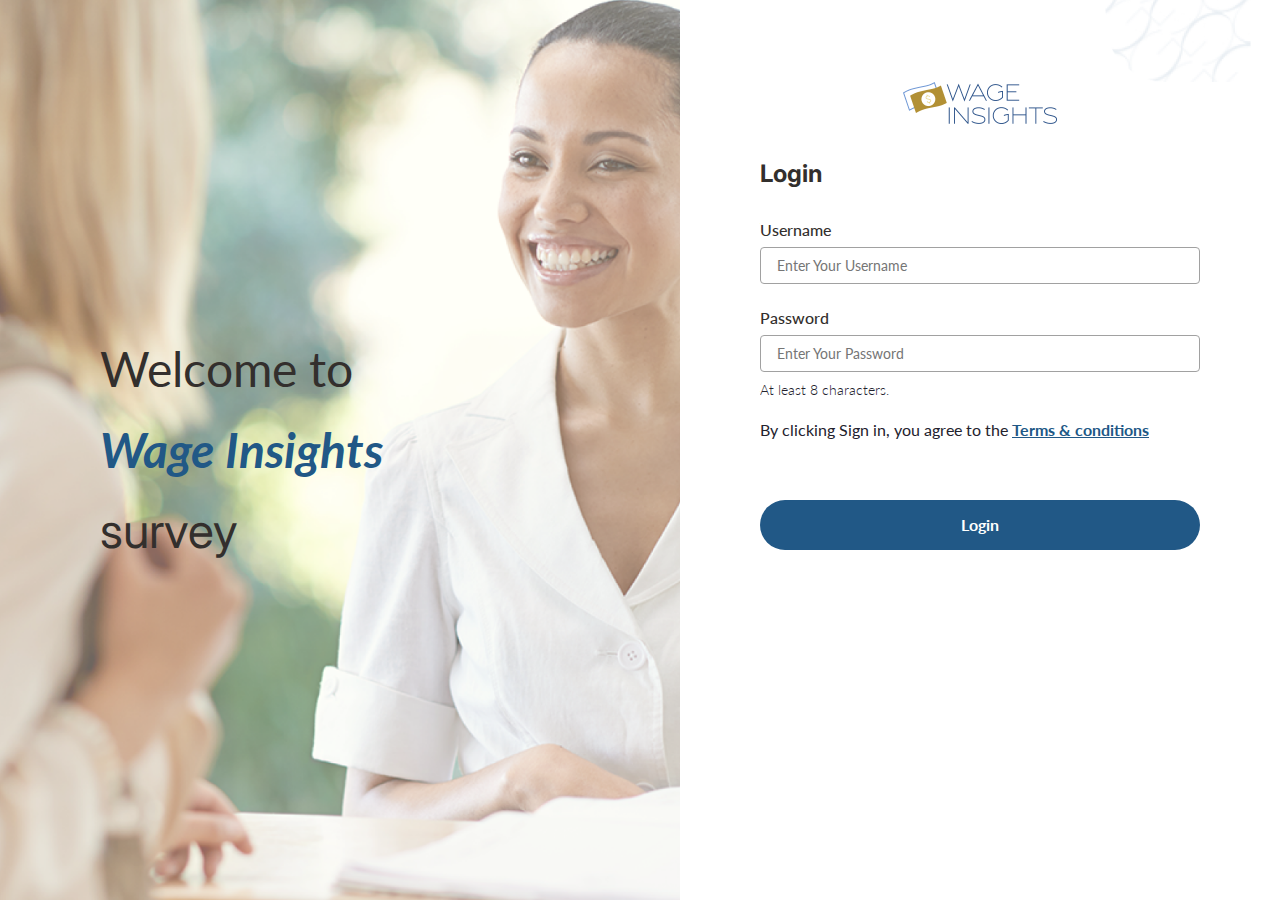
<file: login t&c/index.html>
<!DOCTYPE html>
<html>
  <head>
    <meta charset="utf-8" />
    <meta name="viewport" content="initial-scale=1, width=device-width" />
    <link rel="stylesheet" href="./global.css" />
    <link rel="stylesheet" href="./index.css" />
    <link
      rel="stylesheet"
      href="https://fonts.googleapis.com/css2?family=Inter:ital,wght@0,400;0,500;0,700;1,700&display=swap"
    />
    <link
      rel="stylesheet"
      href="https://fonts.googleapis.com/css2?family=Lato:ital,wght@0,300;0,400;0,500;0,600;0,700;0,800;1,700&display=swap"
    />
    <link
      rel="stylesheet"
      href="https://fonts.googleapis.com/css2?family=Manrope:wght@700&display=swap"
    />
  </head>
  <body>
    <div class="login">
      <div class="left-image-block">
        <div class="left-image-block1">
          <div class="left-image-block2">
            <div class="welcome-text">
              <p class="welcome-to">
                <span>
                  <span>Welcome to</span>
                  <b class="b"> </b>
                </span>
              </p>
              <p class="wage-insights">
                <i class="wage-insights1">Wage Insights</i>
                <b class="b1"> </b>
              </p>
              <p class="survey">survey</p>
            </div>
          </div>
        </div>
      </div>
      <div class="form">
        <div class="top-logo">
          <img
            class="logo-image-full-icon"
            alt=""
            src="./public/toplogo-1@2x.png"
          />
        </div>
        <div class="wi-logo">
          <img class="logo-icon" alt="" src="./public/g12@2x.png" />
        </div>
        <div class="form-container">
          <div class="form-fields">
            <b class="form-title">Login</b>
            <div class="password">
              <label class="password-label">Username</label>
              <input
                class="password-input"
                type="text"
                placeholder="Enter Your Username"
              />
            </div>
            <div class="confirm-password">
              <label class="password-label">Password</label>
              <input
                class="password-input"
                type="text"
                placeholder="Enter Your Password"
              />

              <div class="hint">At least 8 characters.</div>
            </div>
            <a class="by-clicking-sign-container" id="byClickingSign">
              <span class="by-clicking-sign"
                >By clicking Sign in, you agree to the</span
              >
              <b> </b>
              <b>
                <span class="terms-conditions">Terms & conditions</span>
              </b>
            </a>
            <div class="button">
              <button class="primary" id="primary">
                <b class="button-label">Login</b>
              </button>
            </div>
          </div>
        </div>
      </div>
    </div>

    <div id="tcPopup" class="popup-overlay" style="display: none">
      <div class="tc-popup">
        <div class="tc-popup-inner">
          <div class="frame-parent">
            <div class="frame-group">
              <div class="frame-container">
                <div class="terms-and-conditions-parent">
                  <b class="terms-and-conditions">Terms and conditions</b>
                  <div class="last-updated-12222">Last updated 12/2/22</div>
                </div>
                <button
                  class="wireframemobilewhiteimages"
                  id="popupwireframeMobileWhiteImages"
                >
                  <img
                    class="image-element-w-icon"
                    alt=""
                    src="./public/image-element-w.svg"
                  />
                </button>
              </div>
              <div class="wireframemobilegreyline-sha">
                <img
                  class="wireframemobilegreyline-sha-child"
                  alt=""
                  src="./public/vector-10.svg"
                />
              </div>
            </div>
            <div class="frame-wrapper">
              <div class="frame-parent">
                <div class="terms">
                  <h4 class="terms1">Terms</h4>
                  <p class="horem-ipsum-dolor">
                    Horem ipsum dolor sit amet, consectetur adipiscing elit.
                    Nunc vulputate libero et velit interdum, ac aliquet odio
                    mattis. Class aptent taciti sociosqu ad litora torquent per
                    conubia nostra, per inceptos himenaeos. Curabitur tempus
                    urna at turpis condimentum lobortis. Ut commodo efficitur
                    neque. Ut diam quam, semper iaculis condimentum ac,
                    vestibulum eu nisl.
                  </p>
                </div>
                <div class="payment">
                  <h4 class="terms1">Payment</h4>
                  <p class="horem-ipsum-dolor">
                    Horem ipsum dolor sit amet, consectetur adipiscing elit.
                    Nunc vulputate libero et velit interdum, ac aliquet odio
                    mattis. Class aptent taciti sociosqu ad litora torquent per
                    conubia nostra, per inceptos himenaeos.
                  </p>
                </div>
                <div class="payment2">
                  <h4 class="terms1">Payment</h4>
                  <p class="horem-ipsum-dolor2">
                    Horem ipsum dolor sit amet, consectetur adipiscing elit.
                    Nunc vulputate libero et velit interdum, ac aliquet odio
                    mattis. Class aptent taciti sociosqu ad litora torquent per
                    conubia nostra, per inceptos himenaeos.
                  </p>
                </div>
                <div class="payment4">
                  <h4 class="terms1">Payment</h4>
                  <p class="horem-ipsum-dolor3">
                    Horem ipsum dolor sit amet, consectetur adipiscing elit.
                    Nunc vulputate libero et velit interdum, ac aliquet odio
                    mattis. Class aptent taciti sociosqu ad litora torquent per
                    conubia nostra, per inceptos himenaeos.
                  </p>
                </div>
              </div>
            </div>
          </div>
        </div>
        <button class="popupclosebutton" id="popuppopupCloseButton">
          <div class="text">Close</div>
        </button>
      </div>
    </div>

    <script>
      var popupwireframeMobileWhiteImages = document.getElementById(
        "popupwireframeMobileWhiteImages"
      );
      if (popupwireframeMobileWhiteImages) {
        popupwireframeMobileWhiteImages.addEventListener("click", function (e) {
          var popup = e.currentTarget.parentNode;
          function isOverlay(node) {
            return !!(
              node &&
              node.classList &&
              node.classList.contains("popup-overlay")
            );
          }
          while (popup && !isOverlay(popup)) {
            popup = popup.parentNode;
          }
          if (isOverlay(popup)) {
            popup.style.display = "none";
          }
        });
      }
      
      var popuppopupCloseButton = document.getElementById("popuppopupCloseButton");
      if (popuppopupCloseButton) {
        popuppopupCloseButton.addEventListener("click", function (e) {
          var popup = e.currentTarget.parentNode;
          function isOverlay(node) {
            return !!(
              node &&
              node.classList &&
              node.classList.contains("popup-overlay")
            );
          }
          while (popup && !isOverlay(popup)) {
            popup = popup.parentNode;
          }
          if (isOverlay(popup)) {
            popup.style.display = "none";
          }
        });
      }
      
      var byClickingSign = document.getElementById("byClickingSign");
      if (byClickingSign) {
        byClickingSign.addEventListener("click", function () {
          var popup = document.getElementById("tcPopup");
          if (!popup) return;
          var popupStyle = popup.style;
          if (popupStyle) {
            popupStyle.display = "flex";
            popupStyle.zIndex = 100;
            popupStyle.backgroundColor = "rgba(113, 113, 113, 0.3)";
            popupStyle.alignItems = "center";
            popupStyle.justifyContent = "center";
          }
          popup.setAttribute("closable", "");
      
          var onClick =
            popup.onClick ||
            function (e) {
              if (e.target === popup && popup.hasAttribute("closable")) {
                popupStyle.display = "none";
              }
            };
          popup.addEventListener("click", onClick);
        });
      }
      
      var primary = document.getElementById("primary");
      if (primary) {
        primary.addEventListener("click", function (e) {
          // Please sync "Survey page" to the project
        });
      }
      </script>
  </body>
</html>
</file>
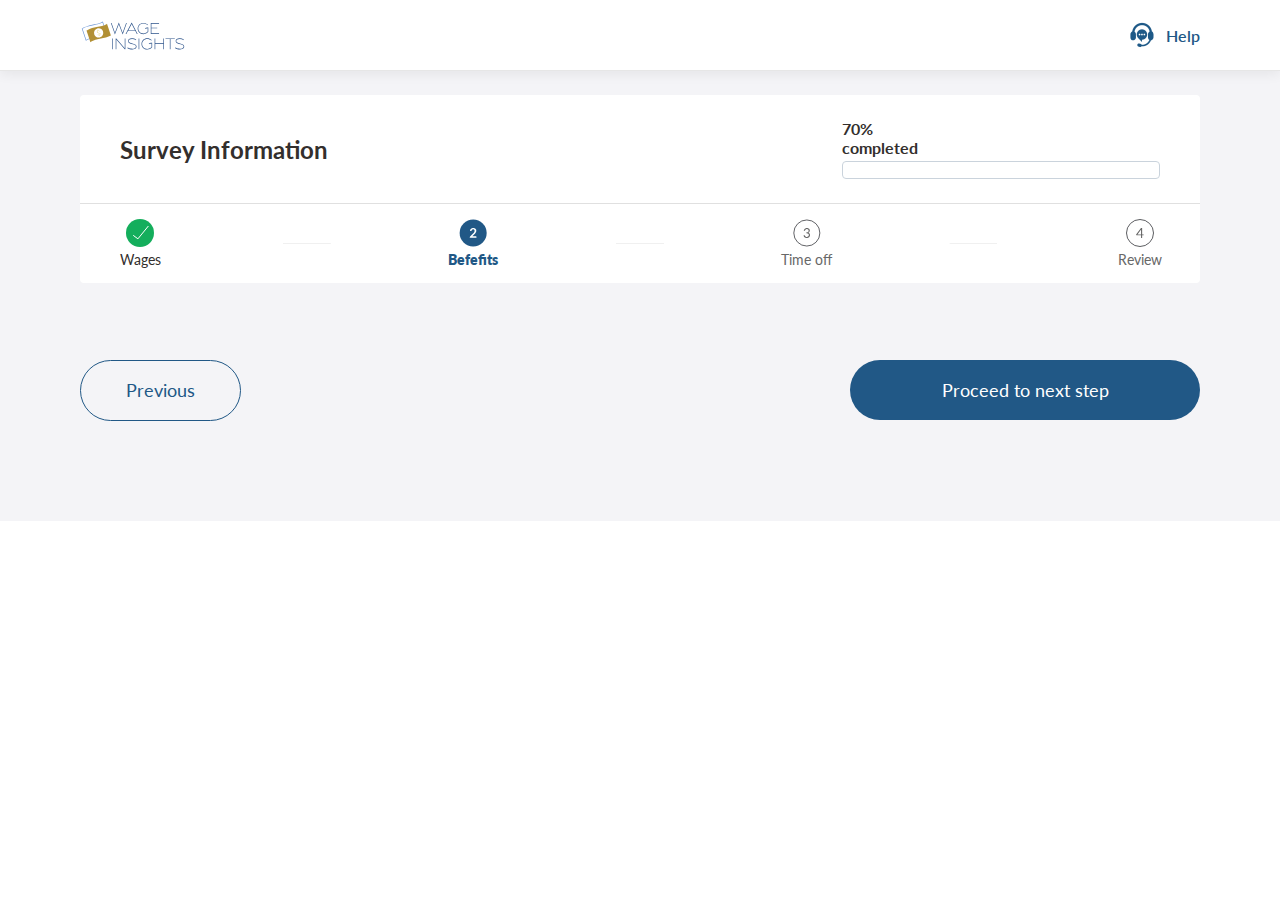
<file: survey stepper/index.html>
<!DOCTYPE html>
<html>
  <head>
    <meta charset="utf-8" />
    <meta name="viewport" content="initial-scale=1, width=device-width" />
    <link rel="stylesheet" href="./global.css" />
    <link rel="stylesheet" href="./index.css" />
    <link
      rel="stylesheet"
      href="https://fonts.googleapis.com/css2?family=Lato:ital,wght@0,300;0,400;0,500;0,600;0,700;0,800;1,700&display=swap"
    />
    <link
      rel="stylesheet"
      href="https://fonts.googleapis.com/css2?family=Manrope:wght@700&display=swap"
    />
    <link
      rel="stylesheet"
      href="https://fonts.googleapis.com/css2?family=Inter:ital,wght@0,400;0,500;0,700;1,700&display=swap"
    />
  </head>
  <body>
    <div class="survey-info">
      <div class="header">
        <img
          class="wageinsights-logo-icon"
          alt=""
          src="./public/wageinsightslogoverticalcolor11.svg"
        />

        <button class="help-button">
          <img class="headphone-icon" alt="" src="./public/headphone@2x.png" />

          <div class="help">Help</div>
        </button>
      </div>
      <div class="main-content-section">
        <div class="main-content">
          <div class="top-section">
            <div class="title-and-progress">
              <div class="title-and-progress-content">
                <b class="title">Survey Information</b>
                <div class="progress-section">
                  <b class="progress-label">70% completed</b>
                  <input class="input-replace-this" type="text" />
                </div>
              </div>
            </div>
            <div class="stepper-section">
              <div class="step-1">
                <img
                  class="check-icon-green"
                  alt=""
                  src="./public/checkicongreen.svg"
                />

                <div class="step-label">Wages</div>
              </div>
              <img
                class="seperator-1-icon"
                alt=""
                src="./public/line-118@2x.png"
              />

              <div class="step-2">
                <img class="step2-icon" alt="" src="./public/step2icon.svg" />

                <div class="step-label1">Befefits</div>
              </div>
              <img
                class="seperator-2-icon"
                alt=""
                src="./public/line-1181@2x.png"
              />

              <div class="step-3">
                <img class="step2-icon" alt="" src="./public/group-37549.svg" />

                <div class="step-label2">Time off</div>
              </div>
              <img
                class="seperator-1-icon"
                alt=""
                src="./public/line-120@2x.png"
              />

              <div class="final-step">
                <img
                  class="check-icon-green"
                  alt=""
                  src="./public/group-37550.svg"
                />

                <div class="step-label3">Review</div>
              </div>
            </div>
          </div>
          <div class="button-section">
            <button class="sec-button">
              <div class="sec-button-label">Previous</div>
            </button>
            <button class="proceed-pri-button">
              <div class="pri-button-label">Proceed to next step</div>
            </button>
          </div>
        </div>
      </div>
    </div>
  </body>
</html>
</file>
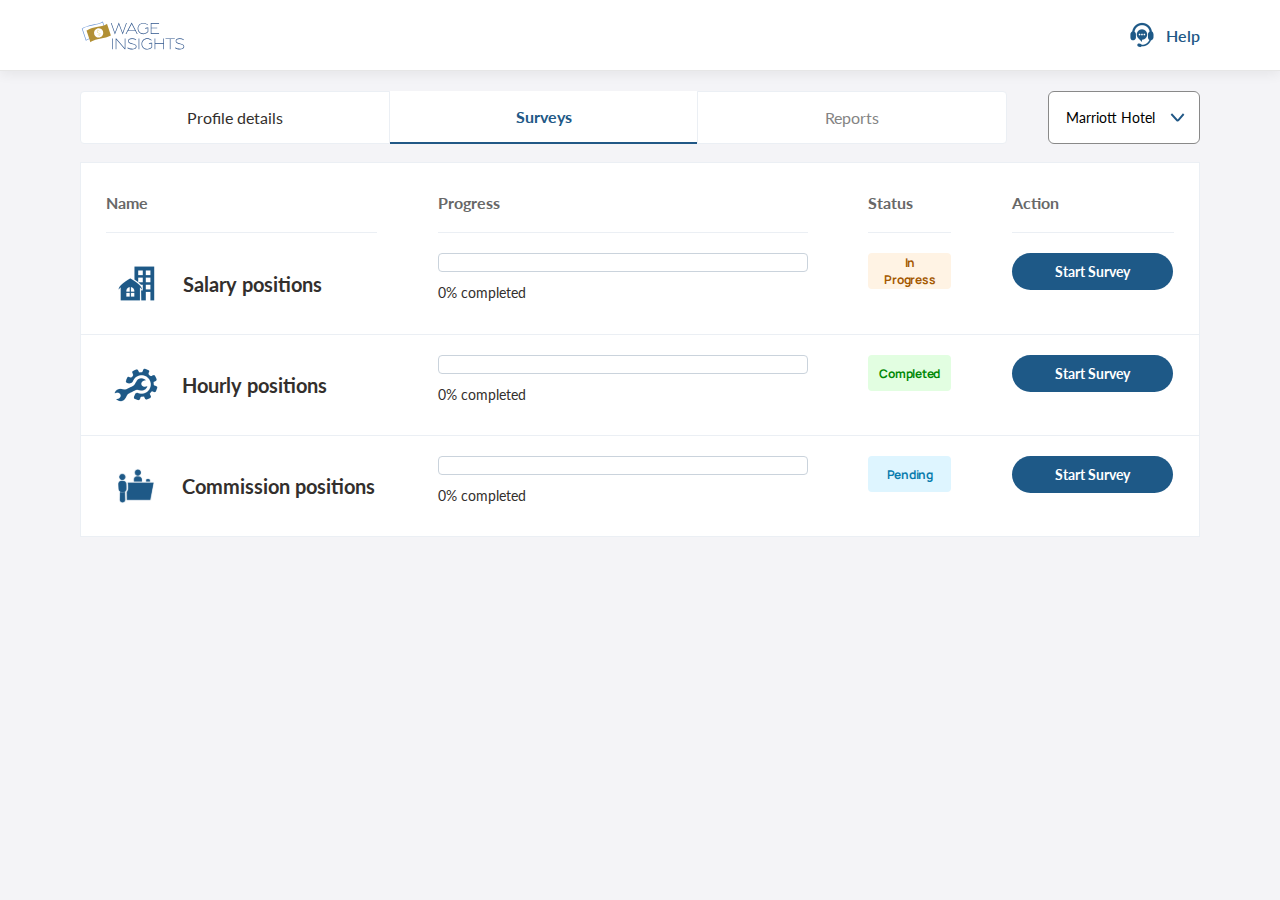
<file: survey/index.html>
<!DOCTYPE html>
<html>
  <head>
    <meta charset="utf-8" />
    <meta name="viewport" content="initial-scale=1, width=device-width" />
    <link rel="stylesheet" href="./global.css" />
    <link rel="stylesheet" href="./index.css" />
    <link
      rel="stylesheet"
      href="https://fonts.googleapis.com/css2?family=Lato:ital,wght@0,300;0,400;0,500;0,600;0,700;0,800;1,700&display=swap"
    />
    <link
      rel="stylesheet"
      href="https://fonts.googleapis.com/css2?family=Manrope:wght@700&display=swap"
    />
    <link
      rel="stylesheet"
      href="https://fonts.googleapis.com/css2?family=Inter:ital,wght@0,400;0,500;0,700;1,700&display=swap"
    />
  </head>
  <body>
    <div class="survey">
      <div class="header">
        <img
          class="wageinsights-logo-icon"
          alt=""
          src="./public/wageinsightslogoverticalcolor11.svg"
        />

        <button class="help-button">
          <img class="headphone-icon" alt="" src="./public/headphone@2x.png" />

          <div class="help">Help</div>
        </button>
      </div>
      <div class="tab-section">
        <div class="tab-content">
          <div class="tabs">
            <div class="profile-details">
              <div class="button-title">Profile details</div>
            </div>
            <div class="surveys">
              <div class="surveys-wrapper">
                <b class="surveys1">Surveys</b>
              </div>
            </div>
            <div class="reports">
              <div class="reports-wrapper">
                <div class="surveys1">Reports</div>
              </div>
            </div>
          </div>
          <button class="dropdown-button">
            <div class="dropdown-button-inner">
              <div class="vector-parent">
                <img class="group-child" alt="" src="./public/vector-17.svg" />

                <div class="text">Marriott Hotel</div>
              </div>
            </div>
          </button>
        </div>
      </div>
      <div class="main-section">
        <div class="main-content">
          <div class="div">
            <div class="title-and-salary-positions">
              <div class="salary-position">
                <div class="name-section">
                  <b class="title">Name</b>
                </div>
                <div class="survey-name-section">
                  <img
                    class="sal-icon"
                    alt=""
                    src="./public/archblueiconsetresidential-1@2x.png"
                  />

                  <b class="survey-name">Salary positions</b>
                </div>
              </div>
              <div class="progress-section">
                <div class="progress-section1">
                  <b class="action">Progress</b>
                </div>
                <div class="progress-bar-section">
                  <input class="input-box" type="text" />

                  <div class="progress-label">0% completed</div>
                </div>
              </div>
              <div class="status-section">
                <div class="title-section">
                  <b class="action">Status</b>
                </div>
                <button class="status">
                  <b class="in-progress">In Progress</b>
                </button>
              </div>
              <div class="action-section">
                <div class="action-title-section">
                  <b class="action">Action</b>
                </div>
                <div class="action-button-section">
                  <div class="action-button">
                    <b class="button-title">Start Survey</b>
                  </div>
                </div>
              </div>
            </div>
            <div class="hourly-position-section">
              <div class="name-section1">
                <div class="survey-name-section1">
                  <img
                    class="hour-icon"
                    alt=""
                    src="./public/archblueiconsetfrontdesk-1.svg"
                  />

                  <b class="survey-name">Hourly positions</b>
                </div>
              </div>
              <div class="progress-section2">
                <div class="progress-content">
                  <input class="input-field" type="text" />

                  <div class="progress-label">0% completed</div>
                </div>
              </div>
              <div class="status-section1">
                <button class="stsus">
                  <b class="title3">Completed</b>
                </button>
              </div>
              <div class="action-section1">
                <div class="action-button-section1">
                  <div class="action-button1">
                    <b class="button-title">Start Survey</b>
                  </div>
                </div>
              </div>
            </div>
            <div class="hourly-position-section">
              <div class="name-section2">
                <div class="survey-name-section1">
                  <img
                    class="hour-icon"
                    alt=""
                    src="./public/archblueiconsetfrontdesk-11.svg"
                  />

                  <b class="survey-name">Commission positions</b>
                </div>
              </div>
              <div class="progress-section3">
                <div class="progress-content">
                  <input class="input-field" type="text" />

                  <div class="progress-label">0% completed</div>
                </div>
              </div>
              <div class="status-section1">
                <button class="status1">
                  <b class="title5">Pending</b>
                </button>
              </div>
              <div class="action-section2">
                <div class="action-button-section1">
                  <div class="action-button1">
                    <b class="button-title">Start Survey</b>
                  </div>
                </div>
              </div>
            </div>
          </div>
        </div>
      </div>
    </div>
  </body>
</html>
</file>
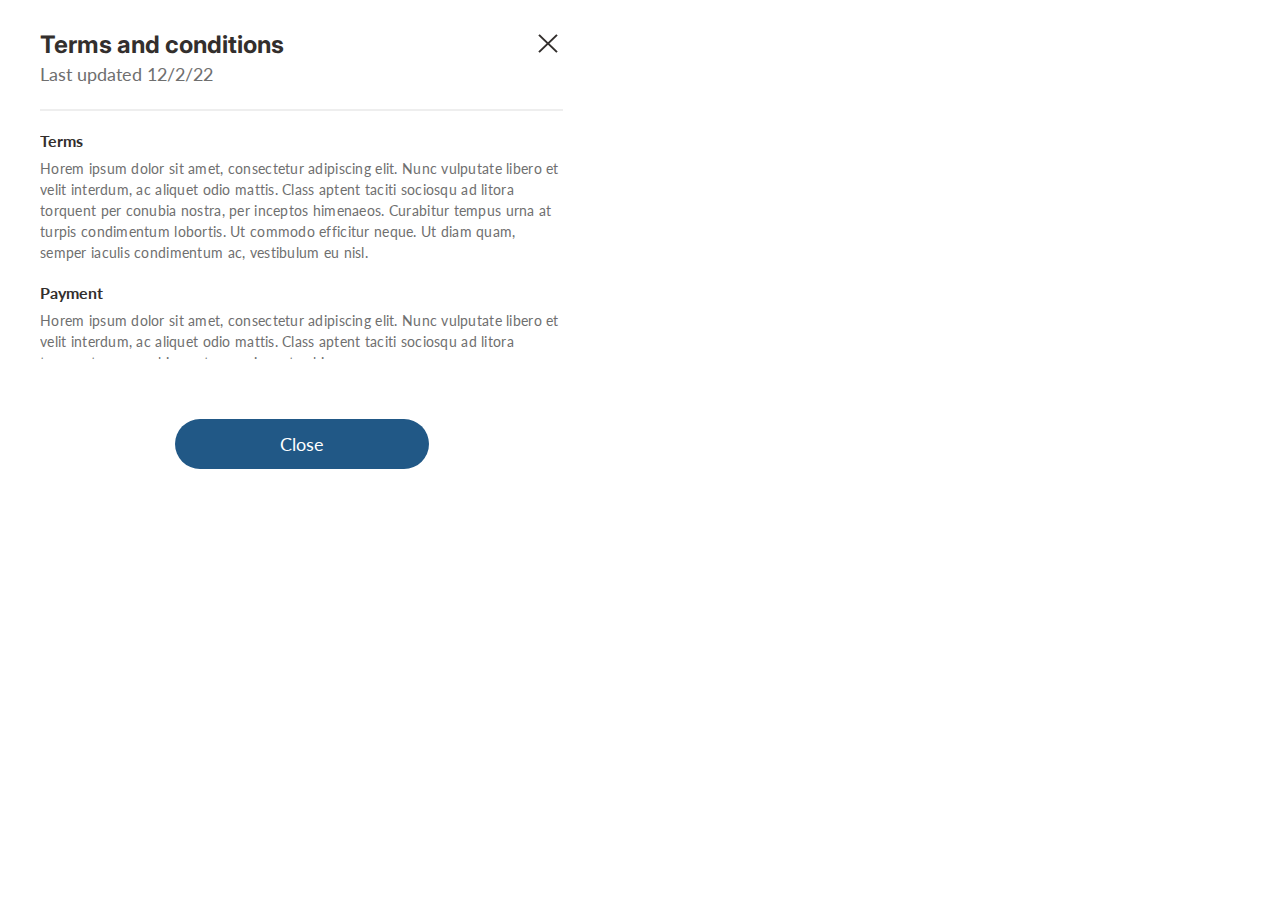
<file: login t&c/tc-popup.html>
<!DOCTYPE html>
<html>
  <head>
    <meta charset="utf-8" />
    <meta name="viewport" content="initial-scale=1, width=device-width" />
    <link rel="stylesheet" href="./global.css" />
    <link rel="stylesheet" href="./tc-popup.css" />
    <link
      rel="stylesheet"
      href="https://fonts.googleapis.com/css2?family=Inter:ital,wght@0,400;0,500;0,700;1,700&display=swap"
    />
    <link
      rel="stylesheet"
      href="https://fonts.googleapis.com/css2?family=Lato:ital,wght@0,300;0,400;0,500;0,600;0,700;0,800;1,700&display=swap"
    />
    <link
      rel="stylesheet"
      href="https://fonts.googleapis.com/css2?family=Manrope:wght@700&display=swap"
    />
  </head>
  <body>
    <div class="tc-popup">
      <div class="tc-popup-inner">
        <div class="frame-parent">
          <div class="frame-group">
            <div class="frame-container">
              <div class="terms-and-conditions-parent">
                <b class="terms-and-conditions">Terms and conditions</b>
                <div class="last-updated-12222">Last updated 12/2/22</div>
              </div>
              <button
                class="wireframemobilewhiteimages"
                id="popupwireframeMobileWhiteImages"
              >
                <img
                  class="image-element-w-icon"
                  alt=""
                  src="./public/image-element-w.svg"
                />
              </button>
            </div>
            <div class="wireframemobilegreyline-sha">
              <img
                class="wireframemobilegreyline-sha-child"
                alt=""
                src="./public/vector-10.svg"
              />
            </div>
          </div>
          <div class="frame-wrapper">
            <div class="frame-parent">
              <div class="terms">
                <h4 class="terms1">Terms</h4>
                <p class="horem-ipsum-dolor">
                  Horem ipsum dolor sit amet, consectetur adipiscing elit. Nunc
                  vulputate libero et velit interdum, ac aliquet odio mattis.
                  Class aptent taciti sociosqu ad litora torquent per conubia
                  nostra, per inceptos himenaeos. Curabitur tempus urna at
                  turpis condimentum lobortis. Ut commodo efficitur neque. Ut
                  diam quam, semper iaculis condimentum ac, vestibulum eu nisl.
                </p>
              </div>
              <div class="payment">
                <h4 class="terms1">Payment</h4>
                <p class="horem-ipsum-dolor">
                  Horem ipsum dolor sit amet, consectetur adipiscing elit. Nunc
                  vulputate libero et velit interdum, ac aliquet odio mattis.
                  Class aptent taciti sociosqu ad litora torquent per conubia
                  nostra, per inceptos himenaeos.
                </p>
              </div>
              <div class="payment2">
                <h4 class="terms1">Payment</h4>
                <p class="horem-ipsum-dolor2">
                  Horem ipsum dolor sit amet, consectetur adipiscing elit. Nunc
                  vulputate libero et velit interdum, ac aliquet odio mattis.
                  Class aptent taciti sociosqu ad litora torquent per conubia
                  nostra, per inceptos himenaeos.
                </p>
              </div>
              <div class="payment4">
                <h4 class="terms1">Payment</h4>
                <p class="horem-ipsum-dolor3">
                  Horem ipsum dolor sit amet, consectetur adipiscing elit. Nunc
                  vulputate libero et velit interdum, ac aliquet odio mattis.
                  Class aptent taciti sociosqu ad litora torquent per conubia
                  nostra, per inceptos himenaeos.
                </p>
              </div>
            </div>
          </div>
        </div>
      </div>
      <button class="popupclosebutton" id="popuppopupCloseButton">
        <div class="text">Close</div>
      </button>
    </div>

    <script>
      var popupwireframeMobileWhiteImages = document.getElementById(
        "popupwireframeMobileWhiteImages"
      );
      if (popupwireframeMobileWhiteImages) {
        popupwireframeMobileWhiteImages.addEventListener("click", function (e) {
          var popup = e.currentTarget.parentNode;
          function isOverlay(node) {
            return !!(
              node &&
              node.classList &&
              node.classList.contains("popup-overlay")
            );
          }
          while (popup && !isOverlay(popup)) {
            popup = popup.parentNode;
          }
          if (isOverlay(popup)) {
            popup.style.display = "none";
          }
        });
      }
      
      var popuppopupCloseButton = document.getElementById("popuppopupCloseButton");
      if (popuppopupCloseButton) {
        popuppopupCloseButton.addEventListener("click", function (e) {
          var popup = e.currentTarget.parentNode;
          function isOverlay(node) {
            return !!(
              node &&
              node.classList &&
              node.classList.contains("popup-overlay")
            );
          }
          while (popup && !isOverlay(popup)) {
            popup = popup.parentNode;
          }
          if (isOverlay(popup)) {
            popup.style.display = "none";
          }
        });
      }
      </script>
  </body>
</html>
</file>
<file: login t&c/global.css>
body {
  margin: 0;
  line-height: normal;
}

.popup-overlay {
  display: flex;
  flex-direction: column;
  position: fixed;
  top: 0;
  left: 0;
  bottom: 0;
  right: 0;
}

:root {
  /* fonts */
  --font-lato: Lato;
  --font-inter: Inter;
  --font-manrope: Manrope;

  /* font sizes */
  --font-size-lg: 18px;
  --font-size-sm: 14px;
  --font-size-base: 16px;
  --font-size-xs: 12px;
  --font-size-5xl: 24px;
  --font-size-xl: 20px;
  --font-size-29xl: 48px;

  /* Colors */
  --color-white: #fff;
  --color-steelblue-200: #087bad;
  --color-steelblue: #215886;
  --color-steelblue-100: #1e5987;
  --color-dimgray: #6f6f6f;
  --color-dimgray-100: #686868;
  --color-darkslategray: #332f2d;
  --color-gray-100: #fefffe;
  --color-gray-300: #898989;
  --color-gray-400: #848484;
  --color-gray-200: #23222d;
  --color-darkgray: #a1a1a1;
  --color-whitesmoke: #f5f5f5;
  --color-whitesmoke-100: #f4f4f7;
  --color-gainsboro: #e6e6e6;
  --color-gainsboro-100: #e0e0e0;
  --color-lightgray: #cad3dc;
  --color-aliceblue-200: #def5ff;
  --color-aliceblue-100: #ebeff4;
  --color-honeydew: #e2fee1;
  --color-green: #008805;
  --color-oldlace: #fff3e4;
  --color-chocolate: #a45800;
  --color-black: #000;

  /* Gaps */
  --gap-41xl: 60px;
  --gap-xl: 20px;
  --gap-5xs: 8px;
  --gap-5xl: 24px;
  --gap-9xs: 4px;
  --gap-0: 0px;
  --gap-base: 16px;
  --gap-58xl: 77px;
  --gap-3xs: 10px;
  --gap-12xs: 1px;
  --gap-21xl: 40px;
  --gap-xs: 12px;
  --gap-22xl: 41px;
  --gap-81xl: 100px;
  --gap-11xl: 30px;

  /* Paddings */
  --padding-11xl: 30px;
  --padding-21xl: 40px;
  --padding-sm: 14px;
  --padding-5xl: 24px;
  --padding-4xs: 9px;
  --padding-41xl: 60px;
  --padding-xl: 20px;
  --padding-81xl: 100px;
  --padding-smi: 13px;
  --padding-136xl: 155px;
  --padding-31xl: 50px;
  --padding-base: 16px;
  --padding-3xs: 10px;
  --padding-101xl: 120px;
  --padding-61xl: 80px;
  --padding-mini: 15px;
  --padding-lgi: 19px;
  --padding-mid: 17px;
  --padding-6xl: 25px;
  --padding-12xs: 1px;

  /* border radiuses */
  --br-44xl: 63px;
  --br-9xs: 4px;
  --br-42xl: 61px;
  --br-14xl: 33px;
  --br-7xs: 6px;
  --br-12xs: 1px;
}
</file>
<file: login t&c/index.css>
html, body {
  height:100%;
  }
  
.b {
  font-family: var(--font-inter);
}
.welcome-to {
  margin: 0;
}
.wage-insights1 {
  font-weight: 700;
}
.b1 {
  font-family: var(--font-inter);
  color: var(--color-white);
}
.wage-insights {
  margin: 0;
  color: var(--color-steelblue);
}
.survey {
  margin: 0;
  font-family: var(--font-inter);
}
.welcome-text {
  position: relative;
  line-height: 80px;
}
.left-image-block,
.left-image-block1,
.left-image-block2 {
  align-self: stretch;
  flex: 1;
  overflow: hidden;
  display: flex;
  flex-direction: row;
  align-items: center;
}
.left-image-block2 {
  padding: 0 0 0 var(--padding-81xl);
  justify-content: flex-start;
  background-image: url(./public/left-image-block@3x.png);
  background-size: cover;
  background-repeat: no-repeat;
  background-position: top;
}
.left-image-block,
.left-image-block1 {
  background-color: var(--color-whitesmoke);
  justify-content: center;
}
.logo-image-full-icon {
  position: relative;
  width: 184px;
  height: 82px;
  object-fit: cover;
}
.top-logo {
  align-self: stretch;
  height: 82px;
  display: flex;
  flex-direction: column;
  padding: 0 var(--padding-3xs);
  box-sizing: border-box;
  align-items: flex-end;
  justify-content: center;
}
.logo-icon {
  position: relative;
  width: 154px;
  height: 42px;
  object-fit: cover;
}
.wi-logo {
  align-self: stretch;
  display: flex;
  flex-direction: column;
  align-items: center;
  justify-content: center;
}
.form-title {
  position: relative;
  font-size: var(--font-size-5xl);
  line-height: 60px;
  font-family: var(--font-inter);
}
.password-label {
  cursor: pointer;
  position: relative;
  font-weight: 500;
}
.password,
.password-input {
  align-self: stretch;
  display: flex;
  flex-direction: column;
  align-items: flex-start;
}
.password-input {
  border: 1px solid var(--color-darkgray);
  font-family: var(--font-lato);
  font-size: var(--font-size-sm);
  background-color: var(--color-white);
  border-radius: var(--br-9xs);
  padding: var(--padding-4xs) var(--padding-base);
  justify-content: center;
}
.password {
  justify-content: flex-start;
  gap: var(--gap-5xs);
}
.hint {
  position: relative;
  font-size: var(--font-size-sm);
  line-height: 20px;
  font-weight: 300;
  color: var(--color-gray-200);
}
.confirm-password {
  align-self: stretch;
  display: flex;
  flex-direction: column;
  padding: 8px 0 0;
  align-items: flex-start;
  justify-content: flex-start;
  gap: var(--gap-5xs);
}
.by-clicking-sign {
  font-family: var(--font-lato);
  color: var(--color-gray-200);
}
.terms-conditions {
  text-decoration: underline;
}
.by-clicking-sign-container {
  text-decoration: none;
  position: relative;
  line-height: 28px;
  color: var(--color-steelblue);
}
.button-label {
  position: relative;
  font-size: var(--font-size-base);
  line-height: 24px;
  font-family: var(--font-lato);
  color: var(--color-gray-100);
  text-align: left;
}
.primary {
  cursor: pointer;
  border: 0;
  padding: var(--padding-smi) var(--padding-136xl);
  background-color: var(--color-steelblue);
  align-self: stretch;
  flex: 1;
  border-radius: var(--br-44xl);
  display: flex;
  flex-direction: row;
  align-items: center;
  justify-content: center;
}
.button,
.form-fields {
  display: flex;
  align-items: flex-start;
  justify-content: flex-start;
}
.button {
  align-self: stretch;
  flex-direction: row;
  padding: var(--padding-21xl) 0 0;
}
.form-fields {
  width: 440px;
  flex-direction: column;
  gap: var(--gap-base);
}
.form-container {
  align-self: stretch;
  display: flex;
  flex-direction: row;
  padding: var(--padding-xl) 0 0;
  align-items: center;
  justify-content: center;
}
.form,
.login {
  display: flex;
  justify-content: flex-start;
}
.form {
  align-self: stretch;
  flex: 1;
  background-color: var(--color-white);
  flex-direction: column;
  padding: 0 0 var(--padding-41xl);
  box-sizing: border-box;
  align-items: center;
  max-width: 600px;
  font-size: var(--font-size-base);
}
.login {
  position: relative;
  width: 100%;
  height:100%;
  flex-direction: row;
  align-items: flex-start;
  text-align: left;
  font-size: var(--font-size-29xl);
  color: var(--color-darkslategray);
  font-family: var(--font-lato);
}
@media screen and (max-width: 1200px) {
  .left-image-block2 {
    flex: 1;
    align-self: stretch;
    height: auto;
    align-items: center;
    justify-content: flex-start;
  }
  .left-image-block,
  .left-image-block1 {
    flex: 1;
    align-self: stretch;
    height: auto;
    padding: 0;
    box-sizing: border-box;
  }
  .logo-image-full-icon,
  .top-logo {
    height: 82px;
  }
  .top-logo {
    padding-left: var(--padding-3xs);
    box-sizing: border-box;
  }
  .form-title,
  .top-logo,
  .wi-logo {
    align-self: stretch;
    width: auto;
  }
  .wi-logo {
    height: auto;
    padding-left: 0;
    box-sizing: border-box;
  }
  .form-title {
    flex: 1;
  }
  .confirm-password,
  .password {
    align-self: stretch;
    width: auto;
    height: auto;
  }
  .primary {
    flex: 1;
    height: auto;
    padding-left: 0;
    padding-right: 0;
    box-sizing: border-box;
  }
  .button {
    align-self: stretch;
    width: auto;
    height: auto;
    flex-direction: row;
  }
  .form-fields {
    width: 340px;
  }
  .form-container {
    align-self: stretch;
    width: auto;
    height: auto;
  }
  .form {
    flex: 1;
    gap: var(--gap-0);
    align-items: center;
    justify-content: center;
    max-width: 500px;
  }
  .form,
  .login {
    height: 100%;
  }
}
@media screen and (max-width: 834px) {
  .left-image-block2 {
    display: none;
    padding-left: var(--padding-21xl);
    padding-right: var(--padding-21xl);
    box-sizing: border-box;
  }
  .left-image-block,
  .left-image-block1 {
    display: none;
    flex: 1;
    align-self: stretch;
    height: auto;
  }
  .left-image-block {
    flex: unset;
  }
  .logo-image-full-icon {
    display: none;
  }
  .top-logo,
  .wi-logo {
    display: flex;
    align-self: stretch;
    width: auto;
    height: 150px;
  }
  .wi-logo {
    height: auto;
    padding-left: 0;
    box-sizing: border-box;
  }
  .form-title {
    text-align: left;
  }
  .confirm-password,
  .form-title,
  .password,
  .password-input {
    align-self: stretch;
    width: auto;
  }
  .primary {
    flex: 1;
  }
  .button {
    align-self: stretch;
    width: auto;
    height: auto;
    flex-direction: row;
    padding-top: var(--padding-41xl);
    box-sizing: border-box;
  }
  .form-fields {
    width: 440px;
  }
  .form-container {
    padding-top: 150px;
    box-sizing: border-box;
  }
  .form {
    flex: unset;
    align-items: center;
    justify-content: flex-start;
    max-width: 100%;
    align-self: stretch;
  }
  .login {
    flex-direction: column;
  }
}
@media screen and (max-width: 393px) {
  .left-image-block2 {
    display: none;
    flex: 1;
  }
  .left-image-block {
    flex: unset;
    align-self: stretch;
  }
  .top-logo {
    height: 40px;
    align-items: flex-end;
    justify-content: flex-start;
    padding-left: var(--padding-101xl);
    padding-top: 0;
    padding-right: 0;
    box-sizing: border-box;
  }
  .form-title,
  .top-logo,
  .wi-logo {
    align-self: stretch;
    width: auto;
  }
  .wi-logo {
    height: auto;
    align-items: center;
    justify-content: center;
    padding-left: 0;
    padding-right: 0;
    box-sizing: border-box;
  }
  .form-title {
    font-size: var(--font-size-xl);
  }
  .password,
  .password-input {
    height: auto;
  }
  .confirm-password,
  .hint,
  .password,
  .password-input {
    align-self: stretch;
    width: auto;
  }
  .confirm-password {
    height: auto;
  }
  .by-clicking-sign-container {
    font-size: var(--font-size-sm);
  }
  .button-label {
    text-align: center;
  }
  .primary {
    flex: 1;
    height: auto;
    align-items: center;
    justify-content: center;
    padding-left: var(--padding-31xl);
    padding-right: var(--padding-31xl);
    box-sizing: border-box;
  }
  .button {
    align-self: stretch;
    width: auto;
    flex-direction: row;
  }
  .form-fields {
    flex: 1;
    height: auto;
    padding-left: var(--padding-xl);
    padding-right: var(--padding-xl);
    box-sizing: border-box;
  }
  .form-container {
    padding-top: var(--padding-81xl);
    box-sizing: border-box;
  }
  .form {
    gap: var(--gap-41xl);
    padding-top: 0;
    box-sizing: border-box;
    flex: unset;
    align-self: stretch;
  }
  .login {
    flex-direction: column;
  }
}
@media screen and (max-width: 350px) {
  .left-image-block1 {
    flex: 1;
    align-self: stretch;
    height: auto;
  }
  .logo-image-full-icon {
    align-self: stretch;
    width: auto;
    flex: 1;
  }
  .top-logo,
  .wi-logo {
    height: auto;
  }
  .confirm-password,
  .password,
  .top-logo,
  .wi-logo {
    align-self: stretch;
    width: auto;
  }
  .primary {
    flex: 1;
  }
  .button {
    align-self: stretch;
    width: auto;
    height: auto;
  }
  .form-fields {
    flex: 1;
  }
  .form-container {
    align-self: stretch;
    width: auto;
    height: auto;
    padding-top: var(--padding-81xl);
    box-sizing: border-box;
  }
  .form {
    flex: 1;
    height: auto;
    gap: var(--gap-41xl);
  }
}
@media screen and (max-width: 680px) {
  .logo-image-full-icon {
    align-self: stretch;
    width: auto;
    flex: 1;
  }
  .top-logo {
    padding-top: var(--padding-41xl);
    box-sizing: border-box;
  }
  .top-logo,
  .wi-logo {
    align-self: stretch;
    width: auto;
    height: auto;
  }
  .confirm-password,
  .form-title,
  .password,
  .password-input {
    align-self: stretch;
    width: auto;
    flex: 1;
  }
  .primary {
    flex: 1;
    align-self: stretch;
    height: auto;
  }
  .button,
  .form-fields {
    height: auto;
    box-sizing: border-box;
  }
  .button {
    align-self: stretch;
    width: auto;
    padding-top: var(--padding-41xl);
  }
  .form-fields {
    flex: 1;
    padding-left: var(--padding-xl);
    padding-right: var(--padding-xl);
    max-width: 440px;
  }
  .form-container {
    align-self: stretch;
    width: auto;
    height: auto;
  }
}
.terms-and-conditions {
  position: relative;
}
.last-updated-12222 {
  position: relative;
  font-size: var(--font-size-lg);
  font-family: var(--font-lato);
  color: var(--color-dimgray);
}
.terms-and-conditions-parent {
  width: 254px;
  display: flex;
  flex-direction: column;
  align-items: flex-start;
  justify-content: flex-start;
  gap: var(--gap-9xs);
}
.image-element-w-icon {
  position: relative;
  width: 19.41px;
  height: 19.41px;
}
.wireframemobilewhiteimages {
  cursor: pointer;
  border: 0;
  padding: 0;
  background-color: var(--color-white);
  position: relative;
  width: 30px;
  height: 30px;
  overflow: hidden;
  flex-shrink: 0;
}
.frame-container {
  align-self: stretch;
  display: flex;
  flex-direction: row;
  align-items: flex-start;
  justify-content: space-between;
}
.wireframemobilegreyline-sha-child {
  align-self: stretch;
  position: relative;
  max-width: 100%;
  overflow: hidden;
  height: 2px;
  flex-shrink: 0;
}
.frame-group,
.wireframemobilegreyline-sha {
  align-self: stretch;
  display: flex;
  flex-direction: column;
  align-items: flex-start;
  justify-content: flex-start;
}
.frame-group {
  gap: var(--gap-5xl);
}
.terms1 {
  margin: 0;
  position: relative;
  font-size: inherit;
  font-weight: 700;
  font-family: inherit;
}
.horem-ipsum-dolor {
  margin: 0;
  align-self: stretch;
  position: relative;
  font-size: var(--font-size-sm);
  letter-spacing: 0.02em;
  line-height: 21px;
  color: var(--color-dimgray);
}
.payment,
.terms {
  flex-direction: column;
  align-items: flex-start;
  justify-content: flex-start;
  gap: var(--gap-5xs);
}
.horem-ipsum-dolor2,
.payment,
.payment2,
.terms {
  align-self: stretch;
  display: flex;
}
.horem-ipsum-dolor2 {
  margin: 0;
  flex: 1;
  position: relative;
  font-size: var(--font-size-sm);
  letter-spacing: 0.02em;
  line-height: 21px;
  color: var(--color-dimgray);
  align-items: center;
}
.payment2 {
  flex-direction: column;
  align-items: flex-start;
  justify-content: flex-start;
  gap: var(--gap-5xs);
}
.horem-ipsum-dolor3 {
  margin: 0;
  align-self: stretch;
  position: relative;
  font-size: var(--font-size-sm);
  letter-spacing: 0.02em;
  line-height: 21px;
  color: var(--color-dimgray);
}
.frame-wrapper,
.payment4 {
  align-self: stretch;
  display: flex;
  flex-direction: column;
  justify-content: flex-start;
}
.payment4 {
  align-items: flex-start;
  gap: var(--gap-5xs);
}
.frame-wrapper {
  height: 228px;
  overflow-y: auto;
  flex-shrink: 0;
  align-items: center;
  text-align: left;
  font-size: var(--font-size-base);
  font-family: var(--font-lato);
}
.frame-parent {
  gap: var(--gap-xl);
}
.frame-parent,
.tc-popup-inner {
  align-self: stretch;
  display: flex;
  flex-direction: column;
  align-items: flex-start;
  justify-content: flex-start;
}
.text {
  position: relative;
  font-size: var(--font-size-lg);
  font-family: var(--font-lato);
  color: var(--color-white);
  text-align: center;
}
.popupclosebutton,
.tc-popup {
  display: flex;
  box-sizing: border-box;
  align-items: center;
}
.popupclosebutton {
  cursor: pointer;
  border: 0;
  padding: var(--padding-sm) var(--padding-5xl);
  background-color: var(--color-steelblue);
  border-radius: 56px;
  width: 254px;
  overflow: hidden;
  flex-direction: row;
  justify-content: center;
}
.tc-popup {
  position: relative;
  border-radius: 8px;
  background-color: var(--color-white);
  width: 603px;
  flex-direction: column;
  padding: var(--padding-11xl) var(--padding-21xl) var(--padding-21xl);
  justify-content: flex-start;
  gap: var(--gap-41xl);
  max-width: 90%;
  max-height: 90%;
  overflow: auto;
  text-align: center;
  font-size: var(--font-size-5xl);
  color: var(--color-darkslategray);
  font-family: var(--font-inter);
}
@media screen and (max-width: 1200px) {
  .frame-container,
  .wireframemobilegreyline-sha {
    align-self: stretch;
    width: auto;
  }
  .frame-group {
    height: auto;
  }
  .frame-group,
  .horem-ipsum-dolor,
  .horem-ipsum-dolor2,
  .payment {
    align-self: stretch;
    width: auto;
  }
  .horem-ipsum-dolor2 {
    flex: 1;
  }
  .payment2,
  .payment4 {
    align-self: stretch;
    width: auto;
    height: auto;
  }
  .tc-popup {
    height: auto;
  }
}
@media screen and (max-width: 834px) {
  .terms-and-conditions {
    font-size: var(--font-size-base);
  }
  .last-updated-12222 {
    font-size: var(--font-size-xs);
  }
}
@media screen and (max-width: 393px) {
  .terms-and-conditions {
    font-size: var(--font-size-base);
  }
  .popupclosebutton {
    padding-top: var(--padding-4xs);
    padding-bottom: var(--padding-4xs);
    box-sizing: border-box;
  }
}
@media screen and (max-width: 350px) {
  .frame-group,
  .payment2 {
    align-self: stretch;
    width: auto;
  }
  .payment2 {
    height: auto;
  }
  .popupclosebutton {
    padding-top: var(--padding-4xs);
    padding-bottom: var(--padding-4xs);
    box-sizing: border-box;
  }
}
@media screen and (max-width: 680px) {
  .popupclosebutton {
    padding-top: var(--padding-4xs);
    padding-bottom: var(--padding-4xs);
    box-sizing: border-box;
  }
}
</file>
<file: survey stepper/global.css>
body {
  margin: 0;
  line-height: normal;
}

.popup-overlay {
  display: flex;
  flex-direction: column;
  position: fixed;
  top: 0;
  left: 0;
  bottom: 0;
  right: 0;
}

:root {
  /* fonts */
  --font-lato: Lato;
  --font-manrope: Manrope;
  --font-inter: Inter;

  /* font sizes */
  --font-size-lg: 18px;
  --font-size-sm: 14px;
  --font-size-xs: 12px;
  --font-size-base: 16px;
  --font-size-5xl: 24px;
  --font-size-xl: 20px;
  --font-size-29xl: 48px;

  /* Colors */
  --color-whitesmoke: #f5f5f5;
  --color-whitesmoke-100: #f4f4f7;
  --color-steelblue-200: #087bad;
  --color-steelblue: #215886;
  --color-steelblue-100: #1e5987;
  --color-white: #fff;
  --color-dimgray: #6f6f6f;
  --color-dimgray-100: #686868;
  --color-darkslategray: #332f2d;
  --color-gainsboro: #e6e6e6;
  --color-gainsboro-100: #e0e0e0;
  --color-lightgray: #cad3dc;
  --color-aliceblue-200: #def5ff;
  --color-aliceblue-100: #ebeff4;
  --color-honeydew: #e2fee1;
  --color-green: #008805;
  --color-oldlace: #fff3e4;
  --color-chocolate: #a45800;
  --color-gray-100: #fefffe;
  --color-gray-300: #898989;
  --color-gray-400: #848484;
  --color-gray-200: #23222d;
  --color-black: #000;
  --color-darkgray: #a1a1a1;

  /* Gaps */
  --gap-5xl: 24px;
  --gap-58xl: 77px;
  --gap-0: 0px;
  --gap-41xl: 60px;
  --gap-xl: 20px;
  --gap-3xs: 10px;
  --gap-12xs: 1px;
  --gap-9xs: 4px;
  --gap-21xl: 40px;
  --gap-base: 16px;
  --gap-xs: 12px;
  --gap-22xl: 41px;
  --gap-81xl: 100px;
  --gap-11xl: 30px;
  --gap-5xs: 8px;

  /* Paddings */
  --padding-61xl: 80px;
  --padding-81xl: 100px;
  --padding-21xl: 40px;
  --padding-mini: 15px;
  --padding-xl: 20px;
  --padding-lgi: 19px;
  --padding-4xs: 9px;
  --padding-base: 16px;
  --padding-mid: 17px;
  --padding-5xl: 24px;
  --padding-6xl: 25px;
  --padding-3xs: 10px;
  --padding-12xs: 1px;
  --padding-41xl: 60px;
  --padding-11xl: 30px;
  --padding-sm: 14px;
  --padding-smi: 13px;
  --padding-136xl: 155px;
  --padding-31xl: 50px;
  --padding-101xl: 120px;

  /* border radiuses */
  --br-42xl: 61px;
  --br-9xs: 4px;
  --br-14xl: 33px;
  --br-7xs: 6px;
  --br-12xs: 1px;
  --br-44xl: 63px;
}
</file>
<file: survey stepper/index.css>
.headphone-icon,
.wageinsights-logo-icon {
  position: relative;
  width: 106px;
  height: 29px;
}
.headphone-icon {
  width: 40px;
  height: 40px;
  object-fit: cover;
}
.help {
  position: relative;
  font-size: var(--font-size-base);
  text-transform: capitalize;
  font-weight: 600;
  font-family: var(--font-lato);
  color: var(--color-steelblue);
  text-align: left;
}
.header,
.help-button {
  display: flex;
  flex-direction: row;
  align-items: center;
}
.help-button {
  cursor: pointer;
  border: 0;
  padding: 0;
  background-color: transparent;
  width: 78px;
  justify-content: flex-start;
  gap: var(--gap-9xs);
}
.header {
  align-self: stretch;
  background-color: var(--color-white);
  box-shadow: 0 4px 11px rgba(0, 0, 0, 0.06);
  border-bottom: 1px solid var(--color-gainsboro);
  overflow: hidden;
  padding: var(--padding-mini) var(--padding-61xl);
  justify-content: space-between;
}
.progress-label,
.title {
  position: relative;
}
.progress-label {
  display: inline-block;
  width: 110.89px;
}
.input-replace-this {
  border: 1px solid var(--color-lightgray);
  background-color: var(--color-white);
  position: relative;
  border-radius: var(--br-9xs);
  box-sizing: border-box;
  width: 318px;
  height: 18px;
}
.progress-section {
  width: 318px;
  display: flex;
  flex-direction: column;
  align-items: flex-start;
  justify-content: flex-start;
  gap: var(--gap-9xs);
  font-size: var(--font-size-base);
}
.title-and-progress,
.title-and-progress-content {
  align-self: stretch;
  display: flex;
  flex-direction: row;
  align-items: center;
  justify-content: space-between;
}
.title-and-progress {
  border-radius: var(--br-9xs) var(--br-9xs) 0 0;
  background-color: var(--color-white);
  border-bottom: 1px solid var(--color-gainsboro-100);
  overflow: hidden;
  flex-direction: column;
  padding: var(--padding-5xl) var(--padding-21xl);
  align-items: flex-start;
  justify-content: center;
}
.check-icon-green {
  position: relative;
  width: 28px;
  height: 28px;
}
.step-label {
  position: relative;
}
.step-1 {
  width: 120px;
  display: flex;
  flex-direction: column;
  align-items: center;
  justify-content: flex-start;
  gap: var(--gap-9xs);
  color: var(--color-darkslategray);
}
.seperator-1-icon {
  position: relative;
  width: 48px;
  height: 1px;
  object-fit: cover;
}
.step2-icon {
  position: relative;
  width: 28px;
  height: 28px;
}
.step-label1 {
  position: relative;
  font-weight: 800;
}
.step-2 {
  width: 120px;
  display: flex;
  flex-direction: column;
  align-items: center;
  justify-content: flex-start;
  gap: var(--gap-9xs);
  color: var(--color-steelblue);
}
.seperator-2-icon {
  position: relative;
  width: 48px;
  height: 1px;
  object-fit: cover;
}
.step-label2 {
  position: relative;
}
.step-3 {
  width: 120px;
  display: flex;
  flex-direction: column;
  align-items: center;
  justify-content: flex-start;
  gap: var(--gap-9xs);
  text-align: center;
}
.step-label3 {
  position: relative;
}
.final-step {
  width: 120px;
  display: flex;
  flex-direction: column;
  align-items: center;
  justify-content: flex-start;
  gap: var(--gap-9xs);
  text-align: center;
}
.stepper-section,
.top-section {
  align-self: stretch;
  display: flex;
}
.stepper-section {
  border-radius: 0 0 var(--br-9xs) var(--br-9xs);
  background-color: var(--color-white);
  overflow: hidden;
  flex-direction: row;
  padding: var(--padding-mini) 0;
  align-items: center;
  justify-content: space-between;
  font-size: var(--font-size-sm);
  color: var(--color-dimgray-100);
}
.top-section {
  flex-direction: column;
  align-items: flex-start;
  justify-content: flex-start;
}
.sec-button-label {
  position: relative;
  font-size: var(--font-size-lg);
  line-height: 138%;
  font-family: var(--font-lato);
  color: var(--color-steelblue);
  text-align: center;
}
.sec-button {
  cursor: pointer;
  border: 1px solid var(--color-steelblue);
  padding: var(--padding-mid) 0;
  background-color: transparent;
  border-radius: var(--br-42xl);
  box-sizing: border-box;
  width: 161px;
  overflow: hidden;
  flex-shrink: 0;
  display: flex;
  flex-direction: row;
  align-items: flex-end;
  justify-content: center;
}
.pri-button-label {
  position: relative;
  font-size: var(--font-size-lg);
  font-family: var(--font-lato);
  color: var(--color-white);
  text-align: center;
}
.proceed-pri-button {
  cursor: pointer;
  border: 0;
  padding: var(--padding-lgi) 0;
  background-color: var(--color-steelblue);
  border-radius: var(--br-42xl);
  width: 350px;
  overflow: hidden;
  flex-shrink: 0;
  display: flex;
  flex-direction: row;
  box-sizing: border-box;
  align-items: center;
  justify-content: center;
}
.button-section,
.main-content {
  align-self: stretch;
  display: flex;
  flex-direction: row;
  align-items: flex-start;
  justify-content: space-between;
}
.main-content {
  flex-direction: column;
  justify-content: flex-start;
  gap: var(--gap-58xl);
}
.main-content-section,
.survey-info {
  display: flex;
  flex-direction: column;
  align-items: center;
}
.main-content-section {
  align-self: stretch;
  padding: 0 var(--padding-61xl) var(--padding-81xl);
  justify-content: center;
}
.survey-info {
  position: relative;
  background-color: var(--color-whitesmoke-100);
  width: 100%;
  justify-content: flex-start;
  gap: var(--gap-5xl);
  text-align: left;
  font-size: var(--font-size-5xl);
  color: var(--color-darkslategray);
  font-family: var(--font-lato);
}
@media screen and (max-width: 1200px) {
  .header,
  .stepper-section,
  .title-and-progress,
  .top-section {
    align-self: stretch;
    width: auto;
    height: auto;
  }
  .button-section {
    gap: var(--gap-0);
  }
  .button-section,
  .main-content-section {
    align-self: stretch;
    width: auto;
    height: auto;
  }
  .survey-info {
    height: auto;
  }
}
@media screen and (max-width: 834px) {
  .headphone-icon,
  .help-button {
    height: 40px;
  }
  .header {
    align-self: stretch;
    width: auto;
    height: 70px;
    padding-left: var(--padding-21xl);
    padding-right: var(--padding-21xl);
    box-sizing: border-box;
  }
  .title {
    font-size: var(--font-size-xl);
  }
  .progress-label {
    font-size: var(--font-size-sm);
  }
  .input-replace-this {
    width: 204px;
  }
  .progress-section {
    width: 204px;
    height: auto;
  }
  .title-and-progress-content {
    align-self: stretch;
    width: auto;
    height: auto;
    gap: var(--gap-21xl);
  }
  .stepper-section {
    padding-left: 0;
    padding-right: 0;
    box-sizing: border-box;
  }
  .button-section {
    gap: var(--gap-41xl);
  }
  .main-content-section {
    align-self: stretch;
    width: auto;
    height: auto;
    padding-left: var(--padding-21xl);
    padding-right: var(--padding-21xl);
    box-sizing: border-box;
  }
  .survey-info {
    padding-left: 0;
    padding-right: 0;
    box-sizing: border-box;
  }
}
@media screen and (max-width: 393px) {
  .wageinsights-logo-icon {
    width: 71px;
    height: 19px;
  }
  .headphone-icon {
    width: 30px;
    height: 30px;
  }
  .help {
    font-size: var(--font-size-sm);
  }
  .help-button {
    height: 30px;
  }
  .header {
    align-self: stretch;
    width: auto;
    height: auto;
  }
  .title {
    font-size: var(--font-size-base);
  }
  .progress-label {
    font-size: var(--font-size-xs);
  }
  .input-replace-this {
    width: 100%;
  }
  .progress-section {
    height: auto;
    max-width: 100%;
  }
  .title-and-progress-content {
    align-self: stretch;
    width: auto;
    height: auto;
    flex-direction: column;
    gap: var(--gap-base);
    align-items: flex-start;
    justify-content: flex-start;
  }
  .title-and-progress {
    padding-left: var(--padding-mini);
    padding-right: var(--padding-mini);
    box-sizing: border-box;
  }
  .check-icon-green {
    width: 20px;
    height: 20px;
  }
  .step-label {
    font-size: var(--font-size-xs);
  }
  .step-1 {
    width: 55px;
  }
  .seperator-1-icon {
    width: 20px;
  }
  .step2-icon {
    width: 20px;
    height: 20px;
  }
  .step-label1 {
    font-size: var(--font-size-xs);
  }
  .step-2 {
    width: 55px;
  }
  .seperator-2-icon {
    width: 20px;
  }
  .step-label2 {
    font-size: var(--font-size-xs);
    text-align: center;
    align-self: stretch;
    width: auto;
  }
  .step-3 {
    width: 55px;
  }
  .step-label3 {
    font-size: var(--font-size-xs);
    align-self: stretch;
    width: auto;
  }
  .final-step {
    width: 55px;
  }
  .stepper-section {
    padding-left: var(--padding-mini);
    padding-right: var(--padding-mini);
    box-sizing: border-box;
  }
  .sec-button-label {
    font-size: var(--font-size-sm);
  }
  .sec-button {
    flex: 1;
    height: auto;
    gap: var(--gap-0);
    align-items: center;
    justify-content: center;
    padding: var(--padding-4xs) 0;
    box-sizing: border-box;
    max-width: 120px;
  }
  .pri-button-label {
    font-size: var(--font-size-sm);
  }
  .proceed-pri-button {
    flex: 1;
    height: auto;
    padding-top: var(--padding-4xs);
    padding-bottom: var(--padding-4xs);
    box-sizing: border-box;
  }
  .button-section {
    gap: var(--gap-xl);
  }
  .main-content-section {
    padding-left: var(--padding-mini);
    padding-right: var(--padding-mini);
    box-sizing: border-box;
  }
  .survey-info {
    padding-left: 0;
    padding-right: 0;
    box-sizing: border-box;
  }
}
@media screen and (max-width: 350px) {
  .help {
    font-size: var(--font-size-sm);
  }
  .header {
    align-self: stretch;
    width: auto;
    height: 65px;
    padding-left: var(--padding-xl);
    padding-right: var(--padding-xl);
    box-sizing: border-box;
  }
  .title {
    font-size: var(--font-size-base);
  }
  .progress-label {
    font-size: var(--font-size-xs);
  }
  .title-and-progress {
    align-self: stretch;
    width: auto;
    height: auto;
    padding-left: var(--padding-mini);
    padding-right: var(--padding-mini);
    box-sizing: border-box;
  }
  .step-1 {
    flex: 1;
  }
  .seperator-1-icon {
    width: 30px;
  }
  .step2-icon {
    width: 20px;
    height: 20px;
  }
  .step-2 {
    flex: 1;
  }
  .seperator-2-icon {
    width: 30px;
    height: 1px;
  }
  .step-label2 {
    text-align: center;
    align-self: stretch;
    width: auto;
  }
  .step-3 {
    min-width: 55px;
    max-width: 55px;
  }
  .step-label3 {
    align-self: stretch;
    width: auto;
  }
  .final-step {
    flex: 1;
    min-width: 55px;
    max-width: 55px;
  }
  .stepper-section {
    padding-left: var(--padding-mini);
    padding-right: var(--padding-mini);
    box-sizing: border-box;
  }
  .stepper-section,
  .top-section {
    align-self: stretch;
    width: auto;
    height: auto;
  }
  .sec-button {
    flex: 1;
    max-width: 120px;
  }
  .button-section,
  .main-content-section {
    align-self: stretch;
    width: auto;
    height: auto;
  }
  .button-section {
    gap: var(--gap-3xs);
  }
  .main-content-section {
    padding-left: var(--padding-xl);
    padding-right: var(--padding-xl);
    box-sizing: border-box;
  }
  .survey-info {
    height: auto;
  }
}
@media screen and (max-width: 680px) {
  .help {
    font-size: var(--font-size-sm);
  }
  .header {
    align-self: stretch;
    width: auto;
    height: 65px;
    gap: var(--gap-0);
    padding-left: var(--padding-xl);
    padding-right: var(--padding-xl);
    box-sizing: border-box;
  }
  .title {
    font-size: var(--font-size-xl);
  }
  .progress-label {
    font-size: var(--font-size-sm);
  }
  .input-replace-this,
  .progress-section {
    width: 100%;
  }
  .title-and-progress-content {
    flex-direction: column;
    gap: var(--gap-xl);
    align-items: flex-start;
    justify-content: flex-start;
  }
  .title-and-progress {
    height: auto;
    padding-left: var(--padding-mini);
    padding-right: var(--padding-mini);
    box-sizing: border-box;
  }
  .step-label3,
  .title-and-progress {
    align-self: stretch;
    width: auto;
  }
  .stepper-section {
    padding-left: var(--padding-mini);
    padding-right: var(--padding-mini);
    box-sizing: border-box;
  }
  .stepper-section,
  .top-section {
    align-self: stretch;
    width: auto;
    height: auto;
  }
  .sec-button-label {
    font-size: var(--font-size-sm);
  }
  .sec-button {
    flex: 1;
    height: auto;
    gap: var(--gap-12xs);
    max-width: 120px;
  }
  .pri-button-label {
    font-size: var(--font-size-sm);
  }
  .proceed-pri-button {
    flex: 1;
    padding-left: var(--padding-base);
    padding-right: var(--padding-base);
    box-sizing: border-box;
  }
  .button-section,
  .main-content-section {
    align-self: stretch;
    width: auto;
    height: auto;
  }
  .button-section {
    gap: var(--gap-xl);
  }
  .main-content-section {
    padding-left: var(--padding-xl);
    padding-right: var(--padding-xl);
    box-sizing: border-box;
  }
  .survey-info {
    height: auto;
    padding-left: 0;
    padding-right: 0;
    box-sizing: border-box;
  }
}
</file>
<file: survey/global.css>
body {
  margin: 0;
  line-height: normal;
}

.popup-overlay {
  display: flex;
  flex-direction: column;
  position: fixed;
  top: 0;
  left: 0;
  bottom: 0;
  right: 0;
}

:root {
  /* fonts */
  --font-lato: Lato;
  --font-manrope: Manrope;
  --font-inter: Inter;

  /* font sizes */
  --font-size-sm: 14px;
  --font-size-xs: 12px;
  --font-size-xl: 20px;
  --font-size-base: 16px;
  --font-size-lg: 18px;
  --font-size-5xl: 24px;
  --font-size-29xl: 48px;

  /* Colors */
  --color-whitesmoke: #f5f5f5;
  --color-whitesmoke-100: #f4f4f7;
  --color-white: #fff;
  --color-aliceblue-200: #def5ff;
  --color-aliceblue-100: #ebeff4;
  --color-steelblue-200: #087bad;
  --color-steelblue: #215886;
  --color-steelblue-100: #1e5987;
  --color-darkslategray: #332f2d;
  --color-lightgray: #cad3dc;
  --color-honeydew: #e2fee1;
  --color-green: #008805;
  --color-dimgray: #6f6f6f;
  --color-dimgray-100: #686868;
  --color-oldlace: #fff3e4;
  --color-chocolate: #a45800;
  --color-gray-100: #fefffe;
  --color-gray-300: #898989;
  --color-gray-400: #848484;
  --color-gray-200: #23222d;
  --color-black: #000;
  --color-gainsboro: #e6e6e6;
  --color-darkgray: #a1a1a1;

  /* Gaps */
  --gap-0: 0px;
  --gap-base: 16px;
  --gap-21xl: 40px;
  --gap-xl: 20px;
  --gap-xs: 12px;
  --gap-22xl: 41px;
  --gap-9xs: 4px;
  --gap-81xl: 100px;
  --gap-5xl: 24px;
  --gap-41xl: 60px;
  --gap-11xl: 30px;
  --gap-5xs: 8px;

  /* Paddings */
  --padding-61xl: 80px;
  --padding-21xl: 40px;
  --padding-xl: 20px;
  --padding-6xl: 25px;
  --padding-3xs: 10px;
  --padding-12xs: 1px;
  --padding-base: 16px;
  --padding-mid: 17px;
  --padding-mini: 15px;
  --padding-81xl: 100px;
  --padding-lgi: 19px;
  --padding-4xs: 9px;
  --padding-5xl: 24px;
  --padding-41xl: 60px;
  --padding-11xl: 30px;
  --padding-sm: 14px;
  --padding-smi: 13px;
  --padding-136xl: 155px;
  --padding-31xl: 50px;
  --padding-101xl: 120px;

  /* border radiuses */
  --br-14xl: 33px;
  --br-9xs: 4px;
  --br-7xs: 6px;
  --br-12xs: 1px;
  --br-42xl: 61px;
  --br-44xl: 63px;
}
</file>
<file: survey/index.css>
html, body {
  height:100%;
  }
.headphone-icon,
.wageinsights-logo-icon {
  position: relative;
  width: 106px;
  height: 29px;
}
.headphone-icon {
  width: 40px;
  height: 40px;
  object-fit: cover;
}
.help {
  position: relative;
  font-size: var(--font-size-base);
  text-transform: capitalize;
  font-weight: 600;
  font-family: var(--font-lato);
  color: var(--color-steelblue);
  text-align: left;
}
.header,
.help-button,
.profile-details {
  display: flex;
  flex-direction: row;
  align-items: center;
}
.help-button {
  cursor: pointer;
  border: 0;
  padding: 0;
  background-color: transparent;
  width: 78px;
  justify-content: flex-start;
  gap: var(--gap-9xs);
}
.header,
.profile-details {
  background-color: var(--color-white);
  overflow: hidden;
}
.header {
  align-self: stretch;
  box-shadow: 0 4px 11px rgba(0, 0, 0, 0.06);
  border-bottom: 1px solid var(--color-gainsboro);
  padding: var(--padding-mini) var(--padding-61xl);
  justify-content: space-between;
}
.profile-details {
  flex: 1;
  border-radius: var(--br-9xs) 0 0 var(--br-9xs);
  border: 1px solid var(--color-aliceblue-100);
  padding: var(--padding-base) 0;
  justify-content: center;
}
.surveys1 {
  position: absolute;
  top: 0;
  left: 0;
}
.surveys-wrapper {
  position: relative;
  width: 56px;
  height: 19px;
}
.surveys {
  flex: 1;
  background-color: var(--color-white);
  border-bottom: 2px solid var(--color-steelblue);
  overflow: hidden;
  display: flex;
  flex-direction: column;
  padding: var(--padding-base) 0;
  align-items: center;
  justify-content: center;
  color: var(--color-steelblue);
}
.reports-wrapper {
  position: relative;
  width: 55px;
  height: 19px;
}
.reports,
.tabs {
  flex: 1;
  display: flex;
}
.reports {
  border-radius: 0 var(--br-9xs) var(--br-9xs) 0;
  background-color: var(--color-white);
  border: 1px solid var(--color-aliceblue-100);
  overflow: hidden;
  flex-direction: column;
  padding: var(--padding-base) 0;
  align-items: center;
  justify-content: center;
  color: var(--color-gray-400);
}
.tabs {
  flex-direction: row;
  align-items: flex-start;
  justify-content: flex-start;
}
.group-child {
  position: absolute;
  height: 48.38%;
  width: 12.05%;
  top: 25.32%;
  right: -0.62%;
  bottom: 26.3%;
  left: 88.57%;
  border-radius: var(--br-12xs);
  max-width: 100%;
  overflow: hidden;
  max-height: 100%;
}
.text,
.vector-parent {
  position: absolute;
  top: 0;
  left: 0;
}
.text {
  width: 77.5%;
  font-size: var(--font-size-sm);
  font-family: var(--font-lato);
  color: var(--color-black);
  text-align: center;
  display: flex;
  align-items: center;
  justify-content: center;
}
.vector-parent {
  height: 100%;
  width: 100%;
  right: 0;
  bottom: 0;
}
.dropdown-button-inner {
  position: relative;
  width: 120px;
  height: 17px;
}
.dropdown-button {
  cursor: pointer;
  border: 1px solid var(--color-gray-300);
  padding: var(--padding-mid) var(--padding-mini);
  background-color: var(--color-white);
  border-radius: var(--br-7xs);
  justify-content: flex-start;
}
.dropdown-button,
.tab-content,
.tab-section {
  display: flex;
  flex-direction: row;
  align-items: flex-start;
}
.tab-content {
  flex: 1;
  height: 51px;
  justify-content: flex-start;
  gap: var(--gap-22xl);
}
.tab-section {
  align-self: stretch;
  padding: var(--padding-xl) var(--padding-61xl);
  justify-content: flex-end;
}
.title {
  position: relative;
  display: inline-block;
  max-width: 271px;
}
.name-section {
  align-self: stretch;
  border-bottom: 1px solid var(--color-aliceblue-100);
  box-sizing: border-box;
  height: 50px;
  display: flex;
  flex-direction: row;
  padding: 0 0 var(--padding-3xs);
  align-items: center;
  justify-content: flex-start;
}
.sal-icon {
  width: 61px;
  height: 61px;
  object-fit: cover;
}
.sal-icon,
.survey-name {
  position: relative;
}
.survey-name-section {
  display: flex;
  flex-direction: row;
  align-items: center;
  justify-content: flex-start;
  gap: var(--gap-base);
  font-size: var(--font-size-xl);
  color: var(--color-darkslategray);
}
.progress-section1,
.salary-position {
  display: flex;
  flex-direction: column;
  align-items: flex-start;
}
.salary-position {
  width: 271px;
  justify-content: flex-start;
  gap: var(--gap-xl);
}
.progress-section1 {
  align-self: stretch;
  border-bottom: 1px solid var(--color-aliceblue-100);
  box-sizing: border-box;
  height: 50px;
  padding: 0 0 var(--padding-3xs);
  justify-content: center;
  max-width: 370px;
}
.input-box {
  border: 1px solid var(--color-lightgray);
  background-color: var(--color-white);
  align-self: stretch;
  border-radius: var(--br-9xs);
  overflow: hidden;
}
.progress-label {
  position: relative;
}
.progress-bar-section {
  align-self: stretch;
  justify-content: flex-start;
  gap: var(--gap-xs);
  max-width: 370px;
  font-size: var(--font-size-sm);
  color: var(--color-darkslategray);
}
.progress-bar-section,
.progress-section,
.title-section {
  display: flex;
  flex-direction: column;
  align-items: flex-start;
}
.progress-section {
  width: 414px;
  height: 125px;
  justify-content: flex-start;
  gap: var(--gap-xl);
  max-width: 370px;
}
.title-section {
  border-bottom: 1px solid var(--color-aliceblue-100);
  box-sizing: border-box;
  width: 83px;
  height: 50px;
  padding: 0 0 var(--padding-3xs);
  justify-content: center;
}
.in-progress {
  position: relative;
  font-size: var(--font-size-xs);
  letter-spacing: -0.25px;
  font-family: var(--font-manrope);
  color: var(--color-chocolate);
  text-align: center;
}
.status {
  cursor: pointer;
  border: 0;
  padding: var(--padding-3xs);
  background-color: var(--color-oldlace);
  border-radius: var(--br-9xs);
  width: 83px;
  height: 36px;
  display: flex;
  flex-direction: row;
  box-sizing: border-box;
  align-items: center;
  justify-content: center;
}
.status-section {
  width: 83px;
  display: flex;
  flex-direction: column;
  align-items: flex-start;
  justify-content: flex-start;
  gap: var(--gap-xl);
}
.action {
  position: relative;
}
.action-title-section {
  align-self: stretch;
  border-bottom: 1px solid var(--color-aliceblue-100);
  box-sizing: border-box;
  height: 50px;
  display: flex;
  flex-direction: column;
  padding: 0 0 var(--padding-3xs);
  align-items: flex-start;
  justify-content: center;
}
.button-title {
  position: relative;
}
.action-button {
  border-radius: var(--br-14xl);
  background-color: var(--color-steelblue-100);
  width: 161px;
  display: flex;
  flex-direction: row;
  padding: var(--padding-3xs);
  box-sizing: border-box;
  align-items: center;
  justify-content: center;
}
.action-button-section {
  width: 162px;
  height: 37px;
  display: flex;
  flex-direction: column;
  align-items: flex-start;
  justify-content: center;
  text-align: center;
  font-size: var(--font-size-sm);
  color: var(--color-white);
}
.action-section,
.title-and-salary-positions {
  align-self: stretch;
  display: flex;
  align-items: flex-start;
}
.action-section {
  width: 162px;
  flex-direction: column;
  justify-content: flex-start;
  gap: var(--gap-xl);
}
.title-and-salary-positions {
  background-color: var(--color-white);
  border: 1px solid var(--color-aliceblue-100);
  flex-direction: row;
  padding: var(--padding-xl) var(--padding-6xl);
  justify-content: space-between;
  font-size: var(--font-size-base);
  color: var(--color-dimgray-100);
}
.hour-icon {
  position: relative;
  width: 60px;
  height: 60px;
}
.survey-name-section1 {
  display: flex;
  flex-direction: row;
  align-items: center;
  justify-content: flex-start;
  gap: var(--gap-base);
}
.name-section1 {
  width: 271px;
  flex-direction: column;
  font-size: var(--font-size-xl);
}
.input-field,
.name-section1,
.progress-content,
.progress-section2 {
  display: flex;
  align-items: flex-start;
  justify-content: flex-start;
}
.input-field {
  border: 1px solid var(--color-lightgray);
  background-color: var(--color-white);
  align-self: stretch;
  border-radius: var(--br-9xs);
  overflow: hidden;
  flex-direction: row;
  padding: var(--padding-12xs);
}
.progress-content,
.progress-section2 {
  flex-direction: column;
  max-width: 370px;
}
.progress-content {
  align-self: stretch;
  gap: var(--gap-xs);
}
.progress-section2 {
  width: 414px;
}
.title3 {
  position: relative;
  font-size: var(--font-size-xs);
  letter-spacing: -0.25px;
  font-family: var(--font-manrope);
  color: var(--color-green);
  text-align: center;
}
.stsus {
  cursor: pointer;
  border: 0;
  padding: var(--padding-3xs);
  background-color: var(--color-honeydew);
  border-radius: var(--br-9xs);
  width: 83px;
  height: 36px;
  display: flex;
  flex-direction: row;
  box-sizing: border-box;
  align-items: center;
  justify-content: center;
}
.status-section1 {
  width: 83px;
  display: flex;
  flex-direction: column;
  align-items: flex-start;
  justify-content: flex-start;
}
.action-button1 {
  border-radius: var(--br-14xl);
  background-color: var(--color-steelblue-100);
  width: 161px;
  display: flex;
  flex-direction: row;
  padding: var(--padding-3xs);
  box-sizing: border-box;
  align-items: center;
  justify-content: center;
}
.action-button-section1,
.action-section1 {
  width: 162px;
  display: flex;
  flex-direction: column;
  align-items: flex-start;
}
.action-button-section1 {
  height: 37px;
  justify-content: center;
}
.action-section1 {
  justify-content: flex-start;
  text-align: center;
  color: var(--color-white);
}
.hourly-position-section {
  align-self: stretch;
  background-color: var(--color-white);
  border-right: 1px solid var(--color-aliceblue-100);
  border-bottom: 1px solid var(--color-aliceblue-100);
  border-left: 1px solid var(--color-aliceblue-100);
  display: flex;
  flex-direction: row;
  padding: var(--padding-xl) var(--padding-6xl);
  align-items: flex-start;
  justify-content: space-between;
}
.name-section2,
.progress-section3 {
  display: flex;
  flex-direction: column;
  align-items: flex-start;
  justify-content: flex-start;
}
.name-section2 {
  width: 271px;
  font-size: var(--font-size-xl);
}
.progress-section3 {
  width: 414px;
  max-width: 370px;
}
.title5 {
  position: relative;
  font-size: var(--font-size-xs);
  letter-spacing: -0.25px;
  font-family: var(--font-manrope);
  color: var(--color-steelblue-200);
  text-align: center;
}
.status1 {
  cursor: pointer;
  border: 0;
  padding: var(--padding-3xs);
  background-color: var(--color-aliceblue-200);
  border-radius: var(--br-9xs);
  width: 83px;
  height: 36px;
  display: flex;
  flex-direction: row;
  box-sizing: border-box;
  align-items: center;
  justify-content: center;
}
.action-section2 {
  width: 162px;
  display: flex;
  flex-direction: column;
  align-items: flex-start;
  justify-content: flex-start;
  text-align: center;
  color: var(--color-white);
}
.div,
.main-content {
  align-self: stretch;
  align-items: flex-start;
}
.div {
  display: flex;
  flex-direction: column;
  justify-content: flex-start;
}
.main-content {
  padding: 0 0 var(--padding-21xl);
}
.main-content,
.main-section,
.survey {
  display: flex;
  flex-direction: column;
  justify-content: flex-start;
}
.main-section {
  align-self: stretch;
  padding: 0 var(--padding-61xl);
  align-items: flex-end;
  font-size: var(--font-size-sm);
}
.survey {
  position: relative;
  background-color: var(--color-whitesmoke-100);
  width: 100%;
  height: 100%;
  align-items: center;
  text-align: left;
  font-size: var(--font-size-base);
  color: var(--color-darkslategray);
  font-family: var(--font-lato);
}
@media screen and (max-width: 1200px) {
  .header,
  .tab-section {
    align-self: stretch;
    width: auto;
  }
  .header {
    height: auto;
  }
  .tab-section {
    padding-left: var(--padding-21xl);
    padding-right: var(--padding-21xl);
    box-sizing: border-box;
  }
  .survey-name {
    font-size: var(--font-size-base);
  }
  .survey-name-section {
    gap: var(--gap-0);
  }
  .input-box,
  .progress-bar-section,
  .progress-section1 {
    align-self: stretch;
    width: auto;
  }
  .progress-bar-section {
    height: auto;
    max-width: 370px;
  }
  .progress-section {
    flex: 1;
    height: auto;
  }
  .action {
    align-self: stretch;
    width: auto;
    max-width: 370px;
  }
  .action-button-section {
    align-self: stretch;
    width: auto;
    height: auto;
  }
  .title-and-salary-positions {
    align-self: stretch;
    width: auto;
    flex: 1;
    gap: var(--gap-21xl);
  }
  .survey-name-section1 {
    gap: var(--gap-0);
  }
  .input-field,
  .progress-content {
    align-self: stretch;
    width: auto;
  }
  .progress-content {
    height: auto;
    max-width: 370px;
  }
  .progress-section2 {
    flex: 1;
    height: auto;
  }
  .action-button-section1 {
    align-self: stretch;
    width: auto;
    height: auto;
  }
  .hourly-position-section {
    align-self: stretch;
    width: auto;
    flex: 1;
    gap: var(--gap-21xl);
  }
  .progress-section3 {
    flex: 1;
    height: auto;
  }
  .main-content,
  .main-section {
    align-self: stretch;
    width: auto;
  }
  .main-section {
    padding-left: var(--padding-21xl);
    padding-right: var(--padding-21xl);
    box-sizing: border-box;
  }
}
@media screen and (max-width: 834px) {
  .headphone-icon,
  .help-button {
    height: 40px;
  }
  .header {
    align-self: stretch;
    width: auto;
    height: 70px;
    padding-left: var(--padding-21xl);
    padding-right: var(--padding-21xl);
    box-sizing: border-box;
  }
  .dropdown-button {
    gap: var(--gap-0);
  }
  .tab-section {
    height: auto;
    align-items: flex-start;
    justify-content: center;
    padding-left: var(--padding-21xl);
    padding-right: var(--padding-21xl);
    box-sizing: border-box;
  }
  .title {
    max-width: 200px;
  }
  .sal-icon {
    display: none;
  }
  .survey-name {
    font-size: var(--font-size-sm);
  }
  .input-box,
  .progress-section1 {
    max-width: 370px;
  }
  .input-box {
    align-self: stretch;
    width: auto;
  }
  .progress-label {
    font-size: var(--font-size-xs);
  }
  .progress-bar-section {
    align-self: stretch;
    width: auto;
    height: auto;
  }
  .progress-section {
    flex: 1;
    max-width: 370px;
  }
  .action-button-section {
    width: 162px;
  }
  .title-and-salary-positions {
    flex-direction: row;
    gap: var(--gap-xl);
    align-items: flex-start;
    justify-content: flex-start;
  }
  .hour-icon {
    display: none;
    flex: 1;
    align-self: stretch;
    height: auto;
  }
  .input-field {
    align-self: stretch;
    width: auto;
    max-width: 370px;
  }
  .progress-content {
    align-self: stretch;
    width: auto;
    height: auto;
  }
  .progress-section2 {
    flex: 1;
    max-width: 370px;
  }
  .action-button-section1 {
    width: 162px;
  }
  .hourly-position-section {
    flex-direction: row;
    gap: var(--gap-xl);
    align-items: flex-start;
    justify-content: flex-start;
  }
  .progress-section3 {
    flex: 1;
    max-width: 370px;
  }
  .main-section {
    padding-left: var(--padding-21xl);
    padding-right: var(--padding-21xl);
    box-sizing: border-box;
  }
 
}
@media screen and (max-width: 393px) {
  .wageinsights-logo-icon {
    width: 71px;
    height: 19px;
  }
  .headphone-icon {
    width: 30px;
    height: 30px;
  }
  .help {
    font-size: var(--font-size-sm);
  }
  .help-button {
    height: 30px;
  }
  .header {
    align-self: stretch;
    width: auto;
    height: auto;
  }
  .profile-details {
    align-self: stretch;
    border-radius: 0;
  }
  .profile-details,
  .reports,
  .surveys {
    flex: 1;
    height: auto;
  }
  .reports {
    border-radius: 0;
  }
  .tabs {
    flex: unset;
    height: auto;
    align-self: stretch;
  }
  .dropdown-button {
    align-items: flex-start;
    justify-content: flex-start;
    margin-right: 20px;
  }
  .tab-content,
  .tab-section {
    height: auto;
    flex-direction: column;
  }
  .tab-content {
    flex: unset;
    gap: var(--gap-base);
    align-items: flex-end;
    justify-content: flex-start;
    align-self: stretch;
  }
  .tab-section {
    gap: var(--gap-0);
    padding-left: 0;
    padding-top: 0;
    padding-right: 0;
    box-sizing: border-box;
  }
  .progress-bar-section {
    align-self: stretch;
    width: auto;
    height: auto;
  }
  .action-button-section {
    width: 100%;
    align-items: flex-end;
    justify-content: center;
  }
  .title-and-salary-positions {
    height: auto;
    flex-direction: column;
  }
  .progress-content {
    align-self: stretch;
    width: auto;
    height: auto;
  }
  .action-button-section1 {
    width: 100%;
    align-items: flex-end;
    justify-content: center;
  }
  .hourly-position-section {
    height: auto;
    flex-direction: column;
  }
  .main-content {
    gap: var(--gap-base);
  }
  .main-section {
    padding-left: var(--padding-xl);
    padding-right: var(--padding-xl);
    box-sizing: border-box;
  }
  .main-section,
  .survey {
    gap: var(--gap-0);
  }
}
@media screen and (max-width: 350px) {
  .help {
    font-size: var(--font-size-sm);
  }
  .header,
  .tabs {
    align-self: stretch;
  }
  .header {
    width: auto;
    height: 65px;
    padding-left: var(--padding-xl);
    padding-right: var(--padding-xl);
    box-sizing: border-box;
  }
  .tabs {
    flex: unset;
  }
  .dropdown-button {
    margin-right: 20px;
  }
  .tab-content {
    flex: unset;
    height: auto;
    flex-direction: column;
    gap: var(--gap-base);
    align-self: stretch;
  }
  .tab-section {
    flex-direction: column;
    gap: var(--gap-0);
    padding-left: 0;
    padding-top: 0;
    padding-right: 0;
    box-sizing: border-box;
  }
  .action-button-section,
  .progress-bar-section,
  .tab-section {
    align-self: stretch;
    width: auto;
    height: auto;
  }
  .title-and-salary-positions {
    align-self: stretch;
    width: auto;
  }
  .action-button-section1,
  .progress-content {
    align-self: stretch;
    width: auto;
    height: auto;
  }
  .hourly-position-section {
    align-self: stretch;
    width: auto;
  }
}
@media screen and (max-width: 680px) {
  .help {
    font-size: var(--font-size-sm);
  }
  .header,
  .tabs {
    align-self: stretch;
  }
  .header {
    width: auto;
    height: 65px;
    gap: var(--gap-0);
    padding-left: var(--padding-xl);
    padding-right: var(--padding-xl);
    box-sizing: border-box;
  }
  .tabs {
    flex: unset;
  }
  .dropdown-button {
    margin-right: 20px;
  }
  .tab-content,
  .tab-section {
    align-self: stretch;
    height: auto;
    flex-direction: column;
    align-items: flex-end;
    justify-content: flex-start;
  }
  .tab-content {
    flex: unset;
    gap: var(--gap-base);
  }
  .tab-section {
    width: auto;
    gap: var(--gap-0);
    padding: 0 0 var(--padding-base);
    box-sizing: border-box;
  }
  .name-section {
    display: none;
  }
  .progress-section1,
  .survey-name-section {
    align-self: stretch;
    width: auto;
  }
  .progress-section1 {
    display: none;
  }
  .input-box {
    flex-direction: column;
    padding-left: var(--padding-xl);
    padding-right: var(--padding-xl);
    box-sizing: border-box;
    max-width: 100%;
  }
  .input-box,
  .progress-bar-section,
  .progress-label {
    align-self: stretch;
    width: auto;
  }
  .progress-bar-section {
    height: auto;
    flex-direction: column;
    max-width: 100%;
  }
  .progress-section {
    flex: 1;
    height: auto;
    max-width: 100%;
  }
  .title-section {
    display: none;
  }
  .action-title-section {
    display: none;
    align-self: stretch;
    width: auto;
    flex: 1;
  }
  .action-button,
  .action-button-section {
    height: auto;
    align-items: flex-end;
    justify-content: center;
  }
  .action-button-section {
    width: 100%;
    flex-direction: column;
  }
  .action-section {
    width: 100%;
  }
  .title-and-salary-positions {
    height: auto;
    flex-direction: column;
    gap: var(--gap-xl);
    align-items: flex-start;
    justify-content: flex-start;
  }
  .survey-name-section1 {
    align-self: stretch;
    width: auto;
  }
  .name-section1 {
    flex: 1;
  }
  .input-field,
  .progress-content {
    align-self: stretch;
    width: auto;
    flex-direction: column;
    max-width: 100%;
  }
  .input-field {
    padding-left: var(--padding-xl);
    padding-right: var(--padding-xl);
    box-sizing: border-box;
  }
  .progress-content {
    height: auto;
  }
  .progress-section2 {
    flex: 1;
    height: auto;
    max-width: 100%;
  }
  .action-button1 {
    height: auto;
  }
  .action-button-section1,
  .action-section1 {
    width: 100%;
    height: auto;
    align-items: flex-end;
  }
  .action-button-section1 {
    flex-direction: column;
    justify-content: center;
  }
  .action-section1 {
    align-self: stretch;
    justify-content: flex-start;
  }
  .hourly-position-section {
    height: auto;
    flex-direction: column;
    gap: var(--gap-xl);
    align-items: flex-start;
    justify-content: flex-start;
  }
  .progress-section3 {
    flex: 1;
    max-width: 100%;
  }
  .action-section2 {
    width: 100%;
  }
  .div,
  .main-content {
    gap: var(--gap-base);
  }
  .main-content {
    align-self: stretch;
    width: auto;
  }
  .main-section {
    padding-left: var(--padding-xl);
    padding-right: var(--padding-xl);
    box-sizing: border-box;
  }
  .survey {
    height: auto;
  }
}
</file>
<file: login t&c/tc-popup.css>
.terms-and-conditions {
  position: relative;
}
.last-updated-12222 {
  position: relative;
  font-size: var(--font-size-lg);
  font-family: var(--font-lato);
  color: var(--color-dimgray);
}
.terms-and-conditions-parent {
  width: 254px;
  display: flex;
  flex-direction: column;
  align-items: flex-start;
  justify-content: flex-start;
  gap: var(--gap-9xs);
}
.image-element-w-icon {
  position: relative;
  width: 19.41px;
  height: 19.41px;
}
.wireframemobilewhiteimages {
  cursor: pointer;
  border: 0;
  padding: 0;
  background-color: var(--color-white);
  position: relative;
  width: 30px;
  height: 30px;
  overflow: hidden;
  flex-shrink: 0;
}
.frame-container {
  align-self: stretch;
  display: flex;
  flex-direction: row;
  align-items: flex-start;
  justify-content: space-between;
}
.wireframemobilegreyline-sha-child {
  align-self: stretch;
  position: relative;
  max-width: 100%;
  overflow: hidden;
  height: 2px;
  flex-shrink: 0;
}
.frame-group,
.wireframemobilegreyline-sha {
  align-self: stretch;
  display: flex;
  flex-direction: column;
  align-items: flex-start;
  justify-content: flex-start;
}
.frame-group {
  gap: var(--gap-5xl);
}
.terms1 {
  margin: 0;
  position: relative;
  font-size: inherit;
  font-weight: 700;
  font-family: inherit;
}
.horem-ipsum-dolor {
  margin: 0;
  align-self: stretch;
  position: relative;
  font-size: var(--font-size-sm);
  letter-spacing: 0.02em;
  line-height: 21px;
  color: var(--color-dimgray);
}
.payment,
.terms {
  flex-direction: column;
  align-items: flex-start;
  justify-content: flex-start;
  gap: var(--gap-5xs);
}
.horem-ipsum-dolor2,
.payment,
.payment2,
.terms {
  align-self: stretch;
  display: flex;
}
.horem-ipsum-dolor2 {
  margin: 0;
  flex: 1;
  position: relative;
  font-size: var(--font-size-sm);
  letter-spacing: 0.02em;
  line-height: 21px;
  color: var(--color-dimgray);
  align-items: center;
}
.payment2 {
  flex-direction: column;
  align-items: flex-start;
  justify-content: flex-start;
  gap: var(--gap-5xs);
}
.horem-ipsum-dolor3 {
  margin: 0;
  align-self: stretch;
  position: relative;
  font-size: var(--font-size-sm);
  letter-spacing: 0.02em;
  line-height: 21px;
  color: var(--color-dimgray);
}
.frame-wrapper,
.payment4 {
  align-self: stretch;
  display: flex;
  flex-direction: column;
  justify-content: flex-start;
}
.payment4 {
  align-items: flex-start;
  gap: var(--gap-5xs);
}
.frame-wrapper {
  height: 228px;
  overflow-y: auto;
  flex-shrink: 0;
  align-items: center;
  text-align: left;
  font-size: var(--font-size-base);
  font-family: var(--font-lato);
}
.frame-parent {
  gap: var(--gap-xl);
}
.frame-parent,
.tc-popup-inner {
  align-self: stretch;
  display: flex;
  flex-direction: column;
  align-items: flex-start;
  justify-content: flex-start;
}
.text {
  position: relative;
  font-size: var(--font-size-lg);
  font-family: var(--font-lato);
  color: var(--color-white);
  text-align: center;
}
.popupclosebutton,
.tc-popup {
  display: flex;
  box-sizing: border-box;
  align-items: center;
}
.popupclosebutton {
  cursor: pointer;
  border: 0;
  padding: var(--padding-sm) var(--padding-5xl);
  background-color: var(--color-steelblue);
  border-radius: 56px;
  width: 254px;
  overflow: hidden;
  flex-direction: row;
  justify-content: center;
}
.tc-popup {
  position: relative;
  border-radius: 8px;
  background-color: var(--color-white);
  width: 603px;
  flex-direction: column;
  padding: var(--padding-11xl) var(--padding-21xl) var(--padding-21xl);
  justify-content: flex-start;
  gap: var(--gap-41xl);
  max-width: 90%;
  max-height: 90%;
  overflow: auto;
  text-align: center;
  font-size: var(--font-size-5xl);
  color: var(--color-darkslategray);
  font-family: var(--font-inter);
}
@media screen and (max-width: 1200px) {
  .frame-container,
  .wireframemobilegreyline-sha {
    align-self: stretch;
    width: auto;
  }
  .frame-group {
    height: auto;
  }
  .frame-group,
  .horem-ipsum-dolor,
  .horem-ipsum-dolor2,
  .payment {
    align-self: stretch;
    width: auto;
  }
  .horem-ipsum-dolor2 {
    flex: 1;
  }
  .payment2,
  .payment4 {
    align-self: stretch;
    width: auto;
    height: auto;
  }
  .tc-popup {
    height: auto;
  }
}
@media screen and (max-width: 834px) {
  .terms-and-conditions {
    font-size: var(--font-size-base);
  }
  .last-updated-12222 {
    font-size: var(--font-size-xs);
  }
}
@media screen and (max-width: 393px) {
  .terms-and-conditions {
    font-size: var(--font-size-base);
  }
  .popupclosebutton {
    padding-top: var(--padding-4xs);
    padding-bottom: var(--padding-4xs);
    box-sizing: border-box;
  }
}
@media screen and (max-width: 350px) {
  .frame-group,
  .payment2 {
    align-self: stretch;
    width: auto;
  }
  .payment2 {
    height: auto;
  }
  .popupclosebutton {
    padding-top: var(--padding-4xs);
    padding-bottom: var(--padding-4xs);
    box-sizing: border-box;
  }
}
@media screen and (max-width: 680px) {
  .popupclosebutton {
    padding-top: var(--padding-4xs);
    padding-bottom: var(--padding-4xs);
    box-sizing: border-box;
  }
}
</file>
